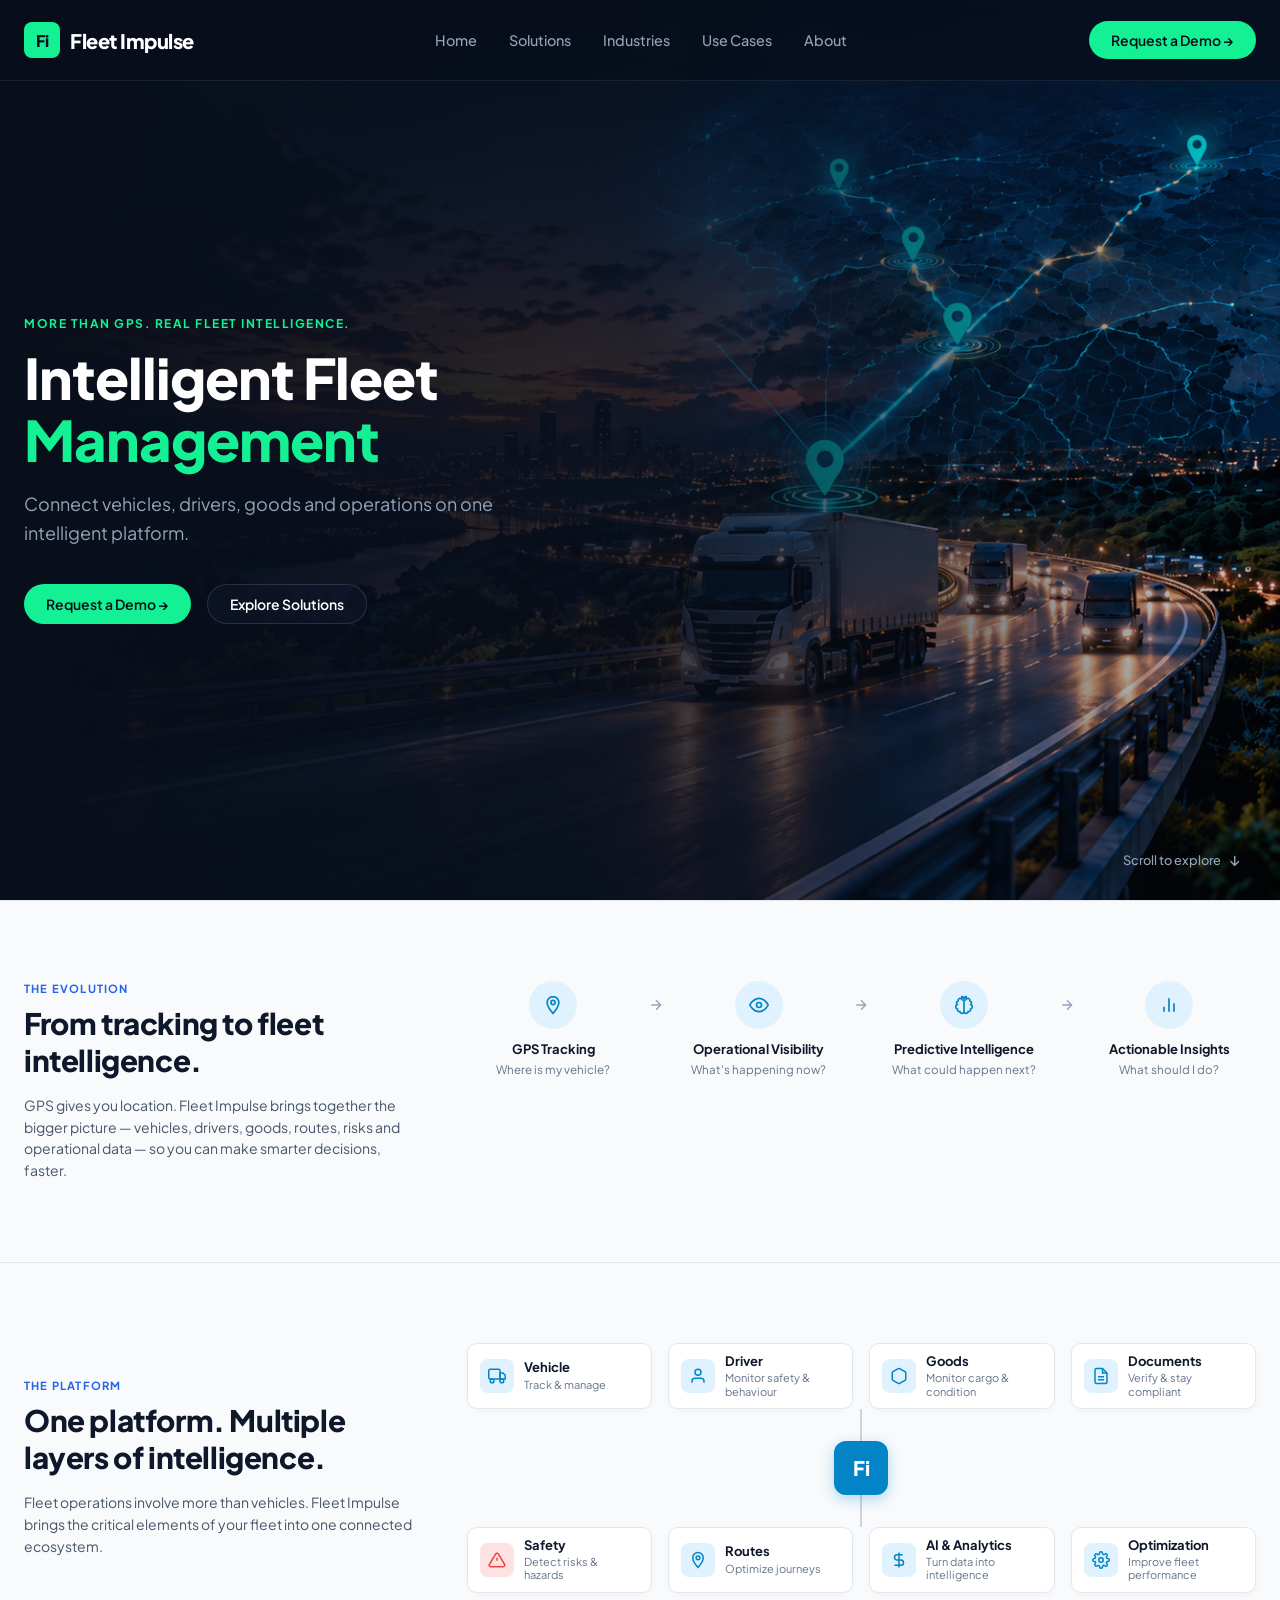
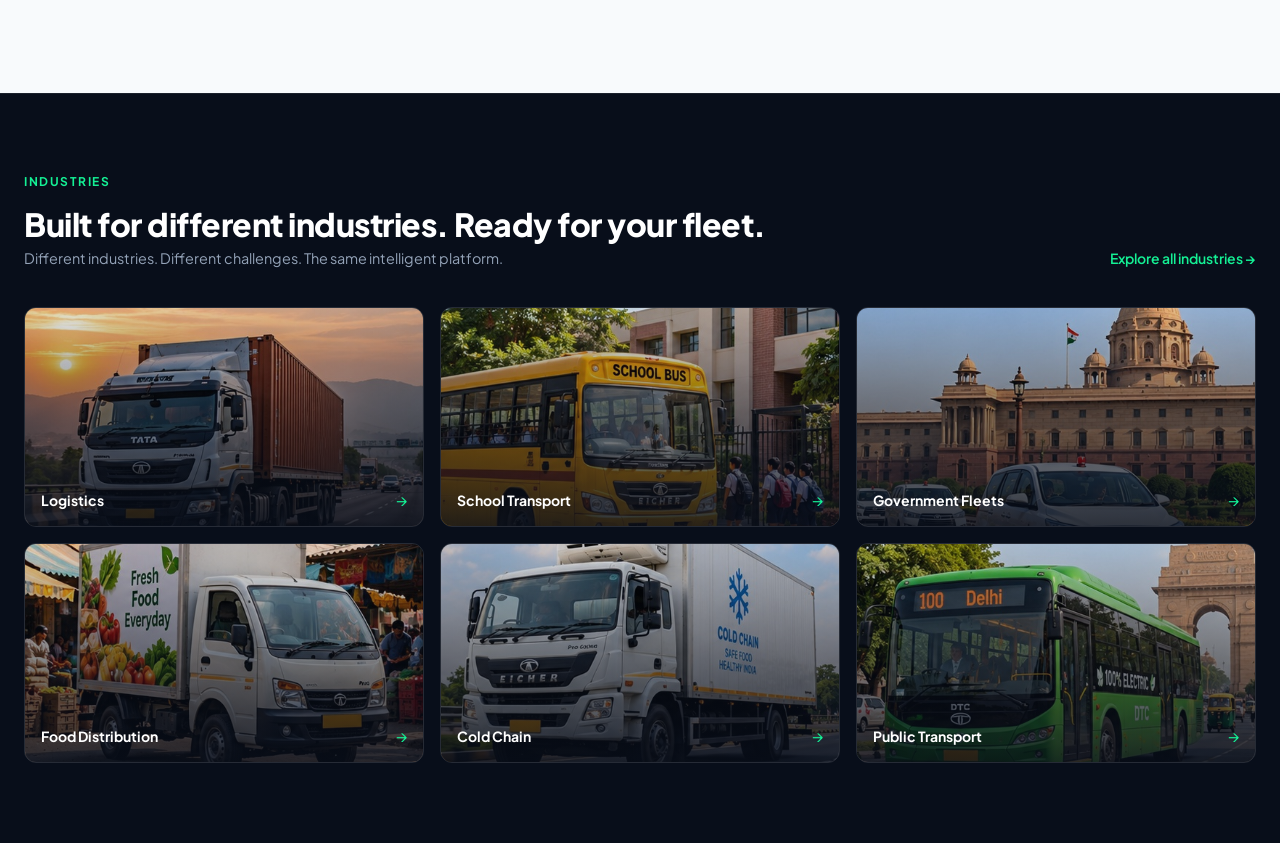
<file: index.html>
<!DOCTYPE html>
<html lang="en">
<head>
  <meta charset="utf-8">
<meta name="viewport" content="width=device-width, initial-scale=1.0">
<title>Fleet Impulse | Intelligent Fleet Management | Fleet Impulse</title>
<link rel="stylesheet" href="/assets/css/main.css">
</head>
<body>

  <header class="site-header">
  <div class="container header-inner">
    <a href="/" class="brand-logo">
      <div class="logo-badge">Fi</div>
      <span>Fleet Impulse</span>
    </a>

    <nav class="nav-links">
      <a href="#">Home</a>
      <a href="#solutions">Solutions</a>
      <a href="#industries">Industries</a>
      <a href="#use-cases">Use Cases</a>
      <a href="#about">About</a>
    </nav>

    <div class="header-actions">
      <a href="#" class="btn btn-primary">Request a Demo &rarr;</a>
    </div>
  </div>
</header>

<section class="hero-section">
  <!-- Background Image & Overlay -->
  <div class="hero-bg-wrapper">
    <img src="/assets/images/hero-bg.png" alt="Fleet Impulse Connected Highway" class="hero-bg-img">
    <div class="hero-bg-overlay"></div>
  </div>

  <div class="container hero-content-container">
    <div class="hero-grid">
      <!-- Left Column Content -->
      <div class="hero-text-col">
        <span class="eyebrow">MORE THAN GPS. REAL FLEET INTELLIGENCE.</span>
        <h1 class="hero-title">
          Intelligent Fleet <br>
          <span class="highlight">Management</span>
        </h1>
        <p class="hero-subtitle">
          Connect vehicles, drivers, goods and operations on one intelligent platform.
        </p>
        
        <div class="hero-buttons">
          <a href="#" class="btn btn-primary">Request a Demo &rarr;</a>
          <a href="#solutions" class="btn btn-outline">Explore Solutions</a>
        </div>
      </div>
    </div>
  </div>

  <!-- Scroll Cue (Anchored to Bottom Right) -->
  <a href="#solutions" class="scroll-cue">
    <span>Scroll to explore</span>
    <span class="arrow-down">&darr;</span>
  </a>
</section>
<section id="evolution" class="evolution-section">
  <div class="container">
    <div class="evolution-grid">
      
      <!-- Left Column: Copy -->
      <div class="evolution-text-col">
        <span class="section-eyebrow">THE EVOLUTION</span>
        <h2 class="section-title">From tracking to fleet intelligence.</h2>
        <p class="section-description">
          GPS gives you location. Fleet Impulse brings together the bigger picture — vehicles, drivers, goods, routes, risks and operational data — so you can make smarter decisions, faster.
        </p>
      </div>

      <!-- Right Column: 4-Step Pipeline -->
      <div class="evolution-steps-col">
        <div class="evolution-pipeline">
          
          <!-- Step 1 -->
          <div class="step-card">
            <div class="step-icon-wrapper">
              <svg class="step-icon" viewBox="0 0 24 24" fill="none" stroke="currentColor" stroke-width="2">
                <path d="M12 2C8.13 2 5 5.13 5 9c0 5.25 7 13 7 13s7-7.75 7-13c0-3.87-3.13-7-7-7z"/>
                <circle cx="12" cy="9" r="2.5"/>
              </svg>
            </div>
            <h3 class="step-title">GPS Tracking</h3>
            <p class="step-subtitle">Where is my vehicle?</p>
          </div>

          <div class="step-arrow">
            <svg viewBox="0 0 24 24" fill="none" stroke="currentColor" stroke-width="2">
              <path d="M5 12h14M12 5l7 7-7 7"/>
            </svg>
          </div>

          <!-- Step 2 -->
          <div class="step-card">
            <div class="step-icon-wrapper">
              <svg class="step-icon" viewBox="0 0 24 24" fill="none" stroke="currentColor" stroke-width="2">
                <path d="M1 12s4-8 11-8 11 8 11 8-4 8-11 8-11-8-11-8z"/>
                <circle cx="12" cy="12" r="3"/>
              </svg>
            </div>
            <h3 class="step-title">Operational Visibility</h3>
            <p class="step-subtitle">What's happening now?</p>
          </div>

          <div class="step-arrow">
            <svg viewBox="0 0 24 24" fill="none" stroke="currentColor" stroke-width="2">
              <path d="M5 12h14M12 5l7 7-7 7"/>
            </svg>
          </div>

          <!-- Step 3: Predictive Intelligence (Brain / AI Icon) -->
          <div class="step-card">
            <div class="step-icon-wrapper">
              <svg class="step-icon" viewBox="0 0 24 24" fill="none" stroke="currentColor" stroke-width="2">
                <path d="M9.5 2A2.5 2.5 0 0 1 12 4.5v15a2.5 2.5 0 0 1-4.96.44 2.5 2.5 0 0 1-2.96-3.08 3 3 0 0 1-.34-5.58 2.5 2.5 0 0 1 1.32-4.24 2.5 2.5 0 0 1 4.44-2.04zM14.5 2A2.5 2.5 0 0 0 12 4.5v15a2.5 2.5 0 0 0 4.96.44 2.5 2.5 0 0 0 2.96-3.08 3 3 0 0 0 .34-5.58 2.5 2.5 0 0 0-1.32-4.24 2.5 2.5 0 0 0-4.44-2.04z"/>
              </svg>
            </div>
            <h3 class="step-title">Predictive Intelligence</h3>
            <p class="step-subtitle">What could happen next?</p>
          </div>

          <div class="step-arrow">
            <svg viewBox="0 0 24 24" fill="none" stroke="currentColor" stroke-width="2">
              <path d="M5 12h14M12 5l7 7-7 7"/>
            </svg>
          </div>

          <!-- Step 4 -->
          <div class="step-card">
            <div class="step-icon-wrapper">
              <svg class="step-icon" viewBox="0 0 24 24" fill="none" stroke="currentColor" stroke-width="2">
                <path d="M18 20V10M12 20V4M6 20v-6"/>
              </svg>
            </div>
            <h3 class="step-title">Actionable Insights</h3>
            <p class="step-subtitle">What should I do?</p>
          </div>

        </div>
      </div>

    </div>
  </div>
</section>
<section id="platform" class="platform-section">
  <div class="container">
    <div class="platform-grid">
      
      <!-- Left Column: Copy -->
      <div class="platform-text-col">
        <span class="section-eyebrow">THE PLATFORM</span>
        <h2 class="section-title">One platform. Multiple layers of intelligence.</h2>
        <p class="section-description">
          Fleet operations involve more than vehicles. Fleet Impulse brings the critical elements of your fleet into one connected ecosystem.
        </p>
      </div>

      <!-- Right Column: Interactive Diagram Ecosystem -->
      <div class="platform-visual-col">
        <div class="ecosystem-container">
          
          <!-- Top Row Nodes -->
          <div class="nodes-row top-row">
            <div class="platform-node">
              <div class="node-icon-box">
                <svg viewBox="0 0 24 24" fill="none" stroke="currentColor" stroke-width="2">
                  <rect x="1" y="3" width="15" height="13" rx="2"/>
                  <polygon points="16 8 20 8 23 11 23 16 16 16 16 8"/>
                  <circle cx="5.5" cy="18.5" r="2.5"/>
                  <circle cx="18.5" cy="18.5" r="2.5"/>
                </svg>
              </div>
              <div class="node-text">
                <span class="node-title">Vehicle</span>
                <span class="node-desc">Track & manage</span>
              </div>
            </div>

            <div class="platform-node">
              <div class="node-icon-box">
                <svg viewBox="0 0 24 24" fill="none" stroke="currentColor" stroke-width="2">
                  <path d="M20 21v-2a4 4 0 0 0-4-4H8a4 4 0 0 0-4 4v2"/>
                  <circle cx="12" cy="7" r="4"/>
                </svg>
              </div>
              <div class="node-text">
                <span class="node-title">Driver</span>
                <span class="node-desc">Monitor safety & behaviour</span>
              </div>
            </div>

            <div class="platform-node">
              <div class="node-icon-box">
                <svg viewBox="0 0 24 24" fill="none" stroke="currentColor" stroke-width="2">
                  <path d="M21 16V8a2 2 0 0 0-1-1.73l-7-4a2 2 0 0 0-2 0l-7 4A2 2 0 0 0 3 8v8a2 2 0 0 0 1 1.73l7 4a2 2 0 0 0 2 0l7-4A2 2 0 0 0 21 16z"/>
                </svg>
              </div>
              <div class="node-text">
                <span class="node-title">Goods</span>
                <span class="node-desc">Monitor cargo & condition</span>
              </div>
            </div>

            <div class="platform-node">
              <div class="node-icon-box">
                <svg viewBox="0 0 24 24" fill="none" stroke="currentColor" stroke-width="2">
                  <path d="M14 2H6a2 2 0 0 0-2 2v16a2 2 0 0 0 2 2h12a2 2 0 0 0 2-2V8z"/>
                  <polyline points="14 2 14 8 20 8"/>
                  <line x1="16" y1="13" x2="8" y2="13"/>
                  <line x1="16" y1="17" x2="8" y2="17"/>
                </svg>
              </div>
              <div class="node-text">
                <span class="node-title">Documents</span>
                <span class="node-desc">Verify & stay compliant</span>
              </div>
            </div>
          </div>

          <!-- Central Core Node -->
          <div class="center-hub-wrapper">
            <div class="connecting-line line-v"></div>
            <div class="center-hub">
              <span class="hub-logo">Fi</span>
            </div>
          </div>

          <!-- Bottom Row Nodes -->
          <div class="nodes-row bottom-row">
            <div class="platform-node">
              <div class="node-icon-box accent-red">
                <svg viewBox="0 0 24 24" fill="none" stroke="currentColor" stroke-width="2">
                  <path d="M10.29 3.86L1.82 18a2 2 0 0 0 1.71 3h16.94a2 2 0 0 0 1.71-3L13.71 3.86a2 2 0 0 0-3.42 0z"/>
                  <line x1="12" y1="9" x2="12" y2="13"/>
                  <line x1="12" y1="17" x2="12.01" y2="17"/>
                </svg>
              </div>
              <div class="node-text">
                <span class="node-title">Safety</span>
                <span class="node-desc">Detect risks & hazards</span>
              </div>
            </div>

            <div class="platform-node">
              <div class="node-icon-box accent-blue">
                <svg viewBox="0 0 24 24" fill="none" stroke="currentColor" stroke-width="2">
                  <path d="M12 2C8.13 2 5 5.13 5 9c0 5.25 7 13 7 13s7-7.75 7-13c0-3.87-3.13-7-7-7z"/>
                  <circle cx="12" cy="9" r="2.5"/>
                </svg>
              </div>
              <div class="node-text">
                <span class="node-title">Routes</span>
                <span class="node-desc">Optimize journeys</span>
              </div>
            </div>

            <div class="platform-node">
              <div class="node-icon-box accent-blue">
                <svg viewBox="0 0 24 24" fill="none" stroke="currentColor" stroke-width="2">
                  <path d="M12 2v20M17 5H9.5a3.5 3.5 0 0 0 0 7h5a3.5 3.5 0 0 1 0 7H6"/>
                </svg>
              </div>
              <div class="node-text">
                <span class="node-title">AI & Analytics</span>
                <span class="node-desc">Turn data into intelligence</span>
              </div>
            </div>

            <div class="platform-node">
              <div class="node-icon-box accent-blue">
                <svg viewBox="0 0 24 24" fill="none" stroke="currentColor" stroke-width="2">
                  <circle cx="12" cy="12" r="3"/>
                  <path d="M19.4 15a1.65 1.65 0 0 0 .33 1.82l.06.06a2 2 0 0 1 0 2.83 2 2 0 0 1-2.83 0l-.06-.06a1.65 1.65 0 0 0-1.82-.33 1.65 1.65 0 0 0-1 1.51V21a2 2 0 0 1-2 2 2 2 0 0 1-2-2v-.09A1.65 1.65 0 0 0 9 19.4a1.65 1.65 0 0 0-1.82.33l-.06.06a2 2 0 0 1-2.83 0 2 2 0 0 1 0-2.83l.06-.06a1.65 1.65 0 0 0 .33-1.82 1.65 1.65 0 0 0-1.51-1H3a2 2 0 0 1-2-2 2 2 0 0 1 2-2h.09A1.65 1.65 0 0 0 4.6 9a1.65 1.65 0 0 0-.33-1.82l-.06-.06a2 2 0 0 1 0-2.83 2 2 0 0 1 2.83 0l.06.06a1.65 1.65 0 0 0 1.82.33H9a1.65 1.65 0 0 0 1-1.51V3a2 2 0 0 1 2-2 2 2 0 0 1 2 2v.09a1.65 1.65 0 0 0 1 1.51 1.65 1.65 0 0 0 1.82-.33l.06-.06a2 2 0 0 1 2.83 0 2 2 0 0 1 0 2.83l-.06.06a1.65 1.65 0 0 0-.33 1.82V9a1.65 1.65 0 0 0 1.51 1H21a2 2 0 0 1 2 2 2 2 0 0 1-2 2h-.09a1.65 1.65 0 0 0-1.51 1z"/>
                </svg>
              </div>
              <div class="node-text">
                <span class="node-title">Optimization</span>
                <span class="node-desc">Improve fleet performance</span>
              </div>
            </div>
          </div>

        </div>
      </div>

    </div>
  </div>
</section>
<section id="industries" class="industries-section">
  <div class="container">
    
    <!-- Section Header -->
    <div class="industries-header">
      <div class="header-left">
        <span class="eyebrow">INDUSTRIES</span>
        <h2 class="industries-title">Built for different industries. Ready for your fleet.</h2>
        <p class="industries-subtitle">Different industries. Different challenges. The same intelligent platform.</p>
      </div>
      <a href="/industries/" class="explore-link">Explore all industries &rarr;</a>
    </div>

    <!-- Dynamic Collection Cards Grid -->
    <div class="industry-cards-grid">
      
      
        <a href="/industries/logistics/" class="industry-card ">
          <div class="card-image-wrapper">
            <img src="/assets/images/industries/logistics.jpg" alt="Logistics" class="card-bg-img">
            <div class="card-overlay"></div>
          </div>
          <div class="card-content">
            <span class="card-title">Logistics</span>
            <span class="card-arrow">&rarr;</span>
          </div>
        </a>
      
        <a href="/industries/school-transport/" class="industry-card ">
          <div class="card-image-wrapper">
            <img src="/assets/images/industries/school-transport.jpg" alt="School Transport" class="card-bg-img">
            <div class="card-overlay"></div>
          </div>
          <div class="card-content">
            <span class="card-title">School Transport</span>
            <span class="card-arrow">&rarr;</span>
          </div>
        </a>
      
        <a href="/industries/government-fleets/" class="industry-card ">
          <div class="card-image-wrapper">
            <img src="/assets/images/industries/government-fleets.jpg" alt="Government Fleets" class="card-bg-img">
            <div class="card-overlay"></div>
          </div>
          <div class="card-content">
            <span class="card-title">Government Fleets</span>
            <span class="card-arrow">&rarr;</span>
          </div>
        </a>
      
        <a href="/industries/food-distribution/" class="industry-card desktop-only-card">
          <div class="card-image-wrapper">
            <img src="/assets/images/industries/food-distribution.jpg" alt="Food Distribution" class="card-bg-img">
            <div class="card-overlay"></div>
          </div>
          <div class="card-content">
            <span class="card-title">Food Distribution</span>
            <span class="card-arrow">&rarr;</span>
          </div>
        </a>
      
        <a href="/industries/cold-chain/" class="industry-card desktop-only-card">
          <div class="card-image-wrapper">
            <img src="/assets/images/industries/cold-chain.jpg" alt="Cold Chain" class="card-bg-img">
            <div class="card-overlay"></div>
          </div>
          <div class="card-content">
            <span class="card-title">Cold Chain</span>
            <span class="card-arrow">&rarr;</span>
          </div>
        </a>
      
        <a href="/industries/public-transport/" class="industry-card desktop-only-card">
          <div class="card-image-wrapper">
            <img src="/assets/images/industries/public-transport.jpg" alt="Public Transport" class="card-bg-img">
            <div class="card-overlay"></div>
          </div>
          <div class="card-content">
            <span class="card-title">Public Transport</span>
            <span class="card-arrow">&rarr;</span>
          </div>
        </a>
      
    </div>

  </div>
</section>

</body>
</html>
</file>
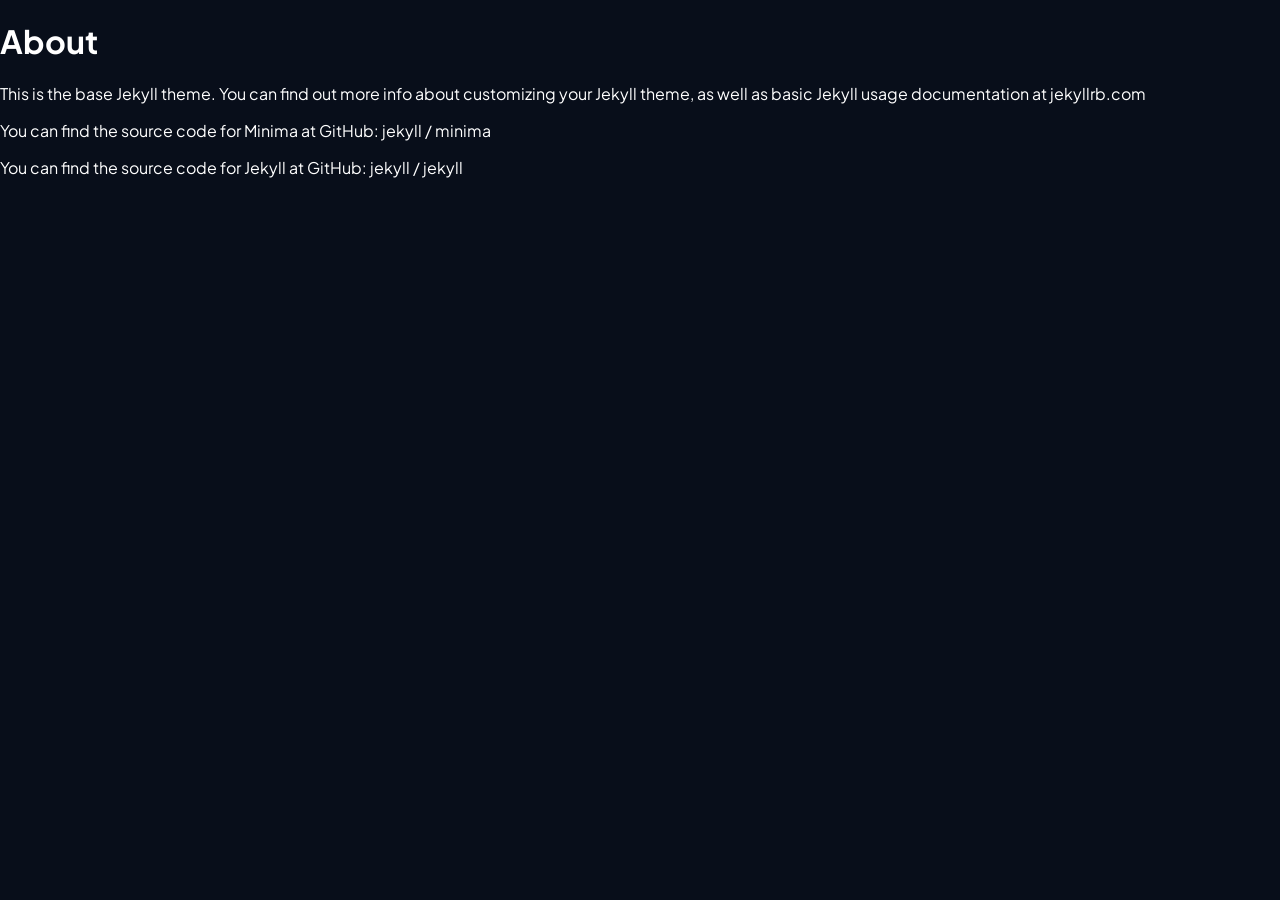
<file: about/index.html>
<!DOCTYPE html>
<html lang="en">
<head>
  <meta charset="utf-8">
<meta name="viewport" content="width=device-width, initial-scale=1.0">
<title>About | Fleet Impulse</title>
<link rel="stylesheet" href="/assets/css/main.css">
</head>
<body>

  <div class="py-16 md:py-24 bg-slate-900 text-white">
  <div class="max-w-5xl mx-auto px-4 sm:px-6 lg:px-8">
    <div class="mb-8 border-b border-slate-800 pb-8">
      <h1 class="text-3xl md:text-5xl font-bold tracking-tight mb-4">About</h1>
      
    </div>

    <div class="prose prose-invert prose-teal max-w-none">
      <p>This is the base Jekyll theme. You can find out more info about customizing your Jekyll theme, as well as basic Jekyll usage documentation at <a href="https://jekyllrb.com/">jekyllrb.com</a></p>

<p>You can find the source code for Minima at GitHub:
<a href="https://github.com/jekyll">jekyll</a> /
<a href="https://github.com/jekyll/minima">minima</a></p>

<p>You can find the source code for Jekyll at GitHub:
<a href="https://github.com/jekyll">jekyll</a> /
<a href="https://github.com/jekyll/jekyll">jekyll</a></p>


    </div>
  </div>
</div>

</body>
</html>
</file>
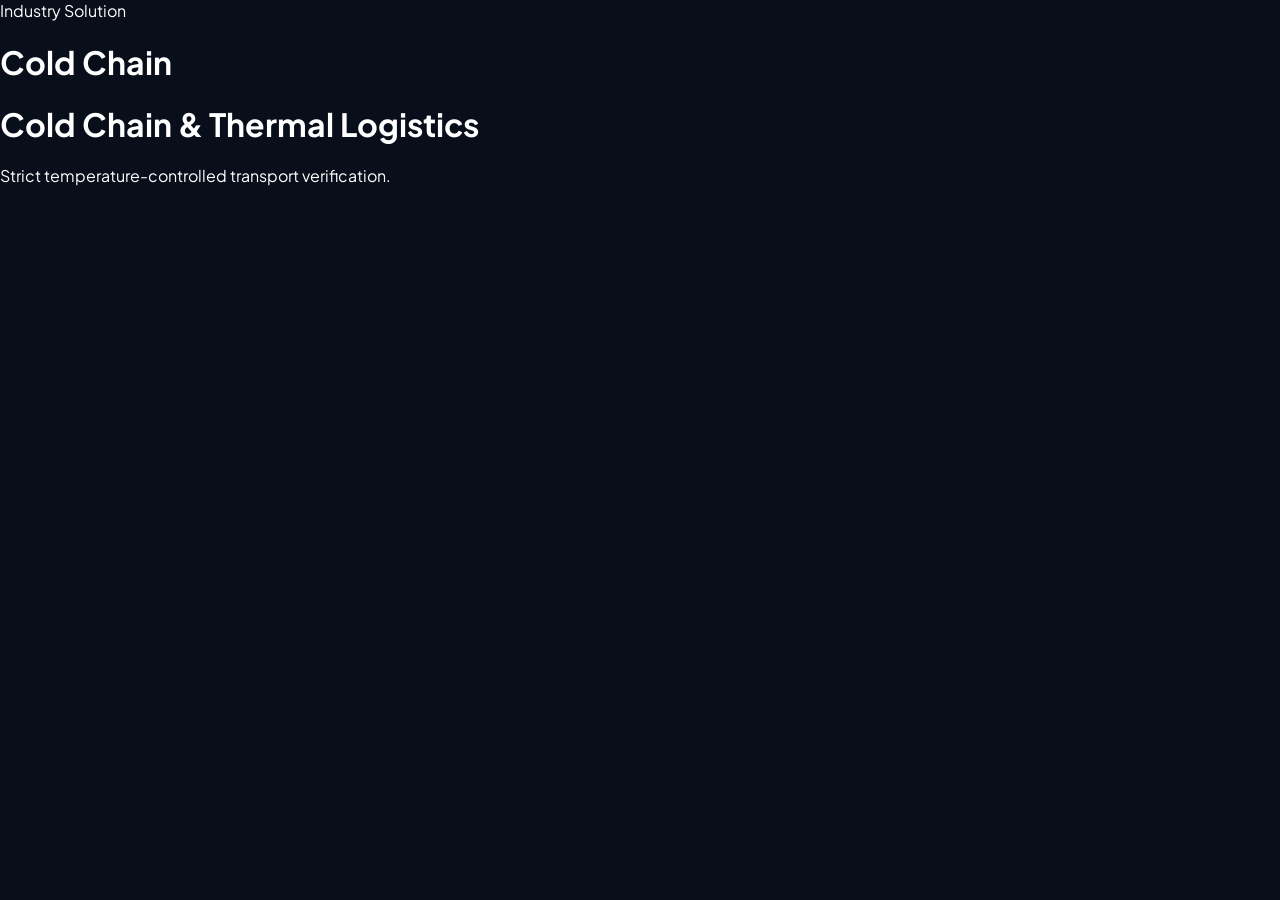
<file: industries/cold-chain/index.html>
<!DOCTYPE html>
<html lang="en">
<head>
  <meta charset="utf-8">
<meta name="viewport" content="width=device-width, initial-scale=1.0">
<title>Cold Chain | Fleet Impulse</title>
<link rel="stylesheet" href="/assets/css/main.css">
</head>
<body>

  <div class="py-16 md:py-24 bg-slate-900 text-white">
  <div class="max-w-5xl mx-auto px-4 sm:px-6 lg:px-8">
    <div class="mb-8 border-b border-slate-800 pb-8">
      <span class="text-xs font-semibold tracking-widest text-teal-400 uppercase">Industry Solution</span>
      <h1 class="text-3xl md:text-5xl font-bold tracking-tight mt-2 mb-4">Cold Chain</h1>
      
    </div>

    <div class="prose prose-invert max-w-none">
      <h1 id="cold-chain--thermal-logistics">Cold Chain &amp; Thermal Logistics</h1>
<p>Strict temperature-controlled transport verification.</p>

    </div>
  </div>
</div>

</body>
</html>
</file>
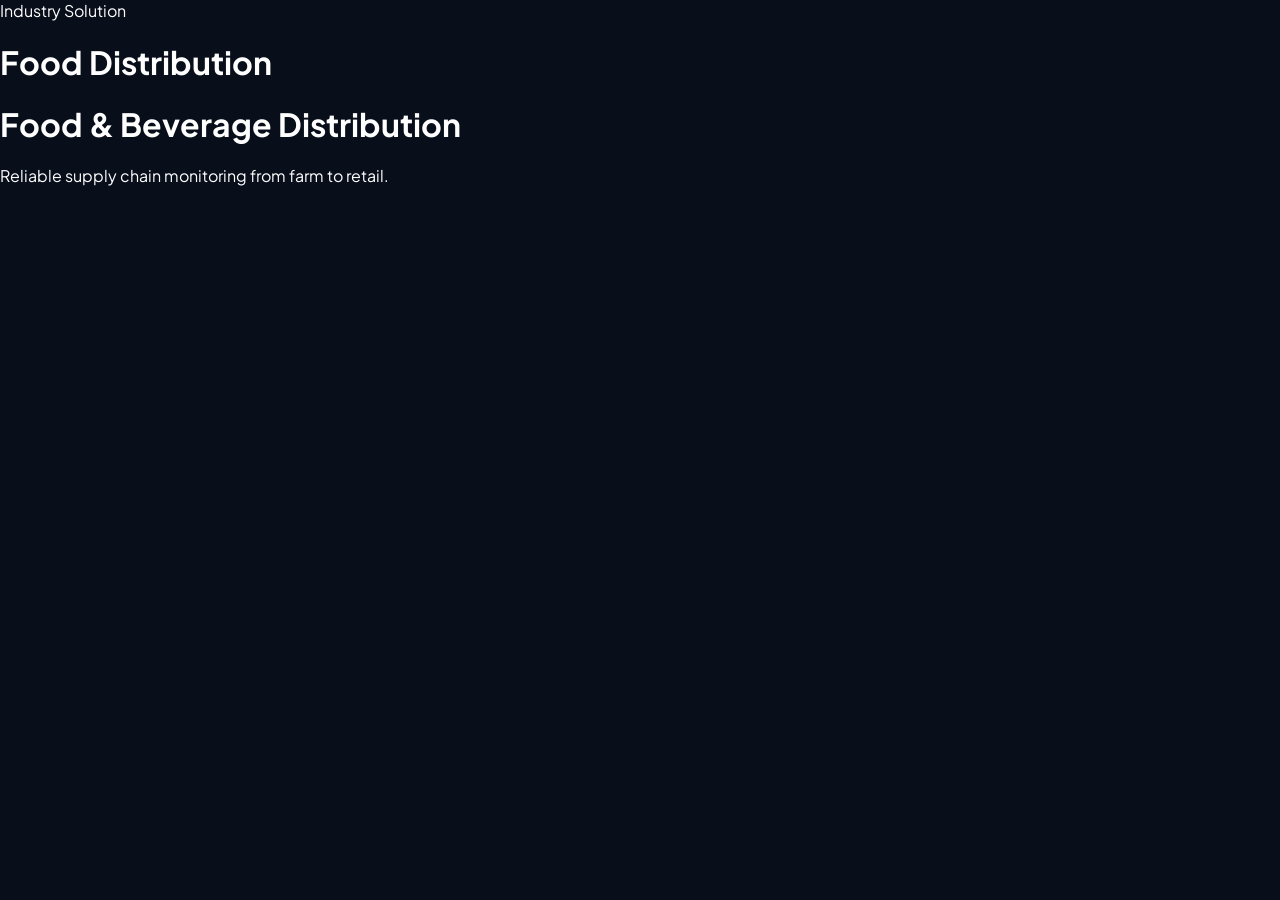
<file: industries/food-distribution/index.html>
<!DOCTYPE html>
<html lang="en">
<head>
  <meta charset="utf-8">
<meta name="viewport" content="width=device-width, initial-scale=1.0">
<title>Food Distribution | Fleet Impulse</title>
<link rel="stylesheet" href="/assets/css/main.css">
</head>
<body>

  <div class="py-16 md:py-24 bg-slate-900 text-white">
  <div class="max-w-5xl mx-auto px-4 sm:px-6 lg:px-8">
    <div class="mb-8 border-b border-slate-800 pb-8">
      <span class="text-xs font-semibold tracking-widest text-teal-400 uppercase">Industry Solution</span>
      <h1 class="text-3xl md:text-5xl font-bold tracking-tight mt-2 mb-4">Food Distribution</h1>
      
    </div>

    <div class="prose prose-invert max-w-none">
      <h1 id="food--beverage-distribution">Food &amp; Beverage Distribution</h1>
<p>Reliable supply chain monitoring from farm to retail.</p>

    </div>
  </div>
</div>

</body>
</html>
</file>
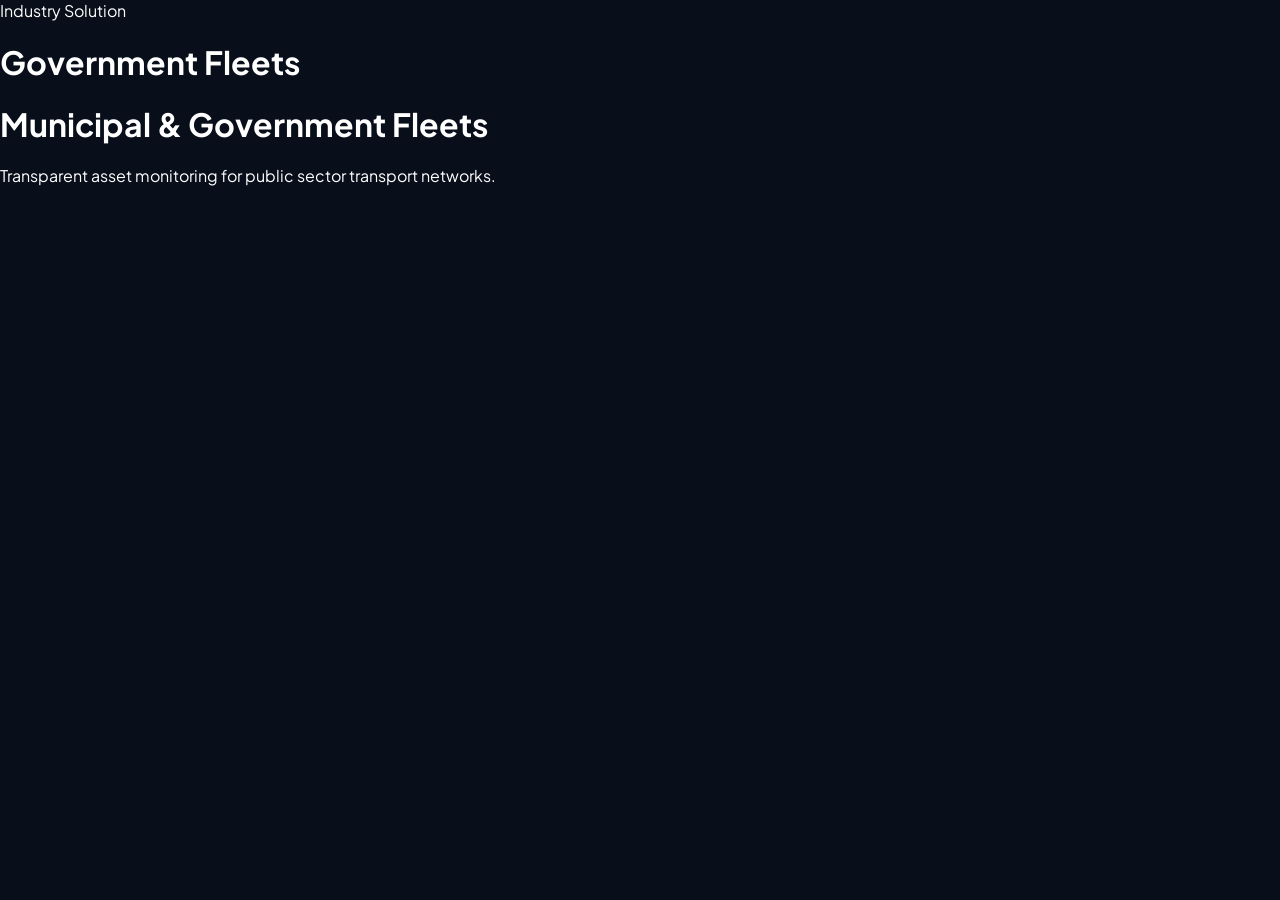
<file: industries/government-fleets/index.html>
<!DOCTYPE html>
<html lang="en">
<head>
  <meta charset="utf-8">
<meta name="viewport" content="width=device-width, initial-scale=1.0">
<title>Government Fleets | Fleet Impulse</title>
<link rel="stylesheet" href="/assets/css/main.css">
</head>
<body>

  <div class="py-16 md:py-24 bg-slate-900 text-white">
  <div class="max-w-5xl mx-auto px-4 sm:px-6 lg:px-8">
    <div class="mb-8 border-b border-slate-800 pb-8">
      <span class="text-xs font-semibold tracking-widest text-teal-400 uppercase">Industry Solution</span>
      <h1 class="text-3xl md:text-5xl font-bold tracking-tight mt-2 mb-4">Government Fleets</h1>
      
    </div>

    <div class="prose prose-invert max-w-none">
      <h1 id="municipal--government-fleets">Municipal &amp; Government Fleets</h1>
<p>Transparent asset monitoring for public sector transport networks.</p>

    </div>
  </div>
</div>

</body>
</html>
</file>
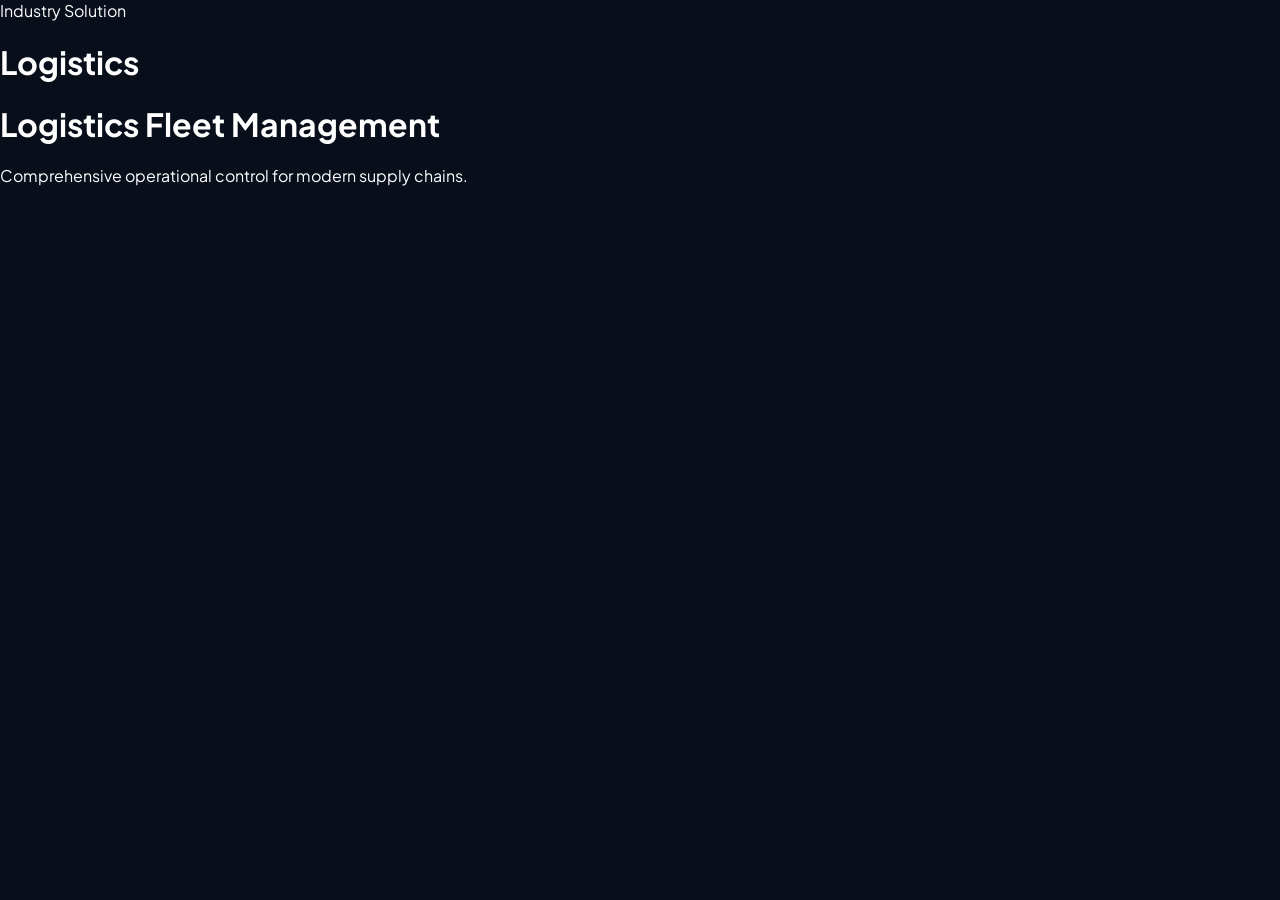
<file: industries/logistics/index.html>
<!DOCTYPE html>
<html lang="en">
<head>
  <meta charset="utf-8">
<meta name="viewport" content="width=device-width, initial-scale=1.0">
<title>Logistics | Fleet Impulse</title>
<link rel="stylesheet" href="/assets/css/main.css">
</head>
<body>

  <div class="py-16 md:py-24 bg-slate-900 text-white">
  <div class="max-w-5xl mx-auto px-4 sm:px-6 lg:px-8">
    <div class="mb-8 border-b border-slate-800 pb-8">
      <span class="text-xs font-semibold tracking-widest text-teal-400 uppercase">Industry Solution</span>
      <h1 class="text-3xl md:text-5xl font-bold tracking-tight mt-2 mb-4">Logistics</h1>
      
    </div>

    <div class="prose prose-invert max-w-none">
      <h1 id="logistics-fleet-management">Logistics Fleet Management</h1>
<p>Comprehensive operational control for modern supply chains.</p>

    </div>
  </div>
</div>

</body>
</html>
</file>
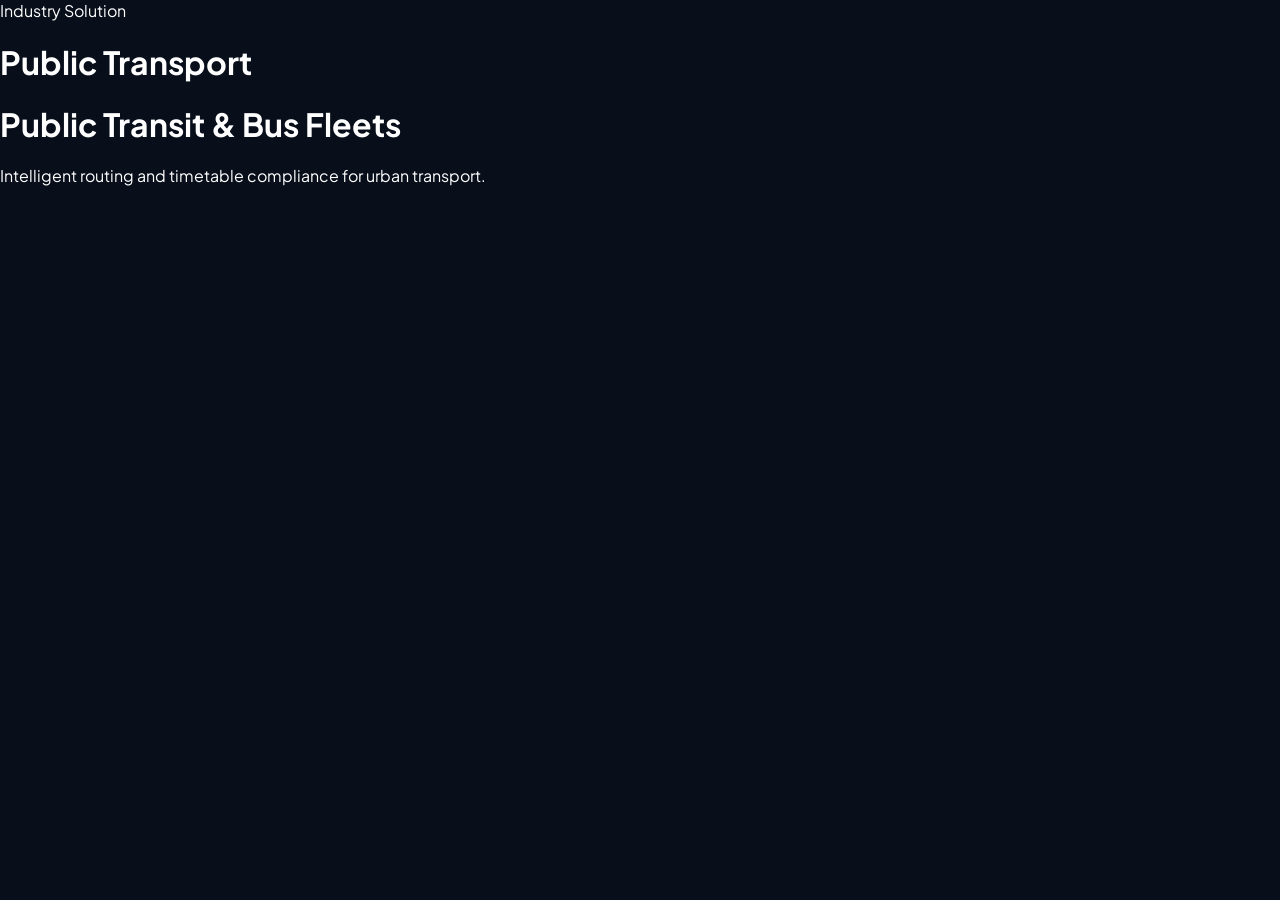
<file: industries/public-transport/index.html>
<!DOCTYPE html>
<html lang="en">
<head>
  <meta charset="utf-8">
<meta name="viewport" content="width=device-width, initial-scale=1.0">
<title>Public Transport | Fleet Impulse</title>
<link rel="stylesheet" href="/assets/css/main.css">
</head>
<body>

  <div class="py-16 md:py-24 bg-slate-900 text-white">
  <div class="max-w-5xl mx-auto px-4 sm:px-6 lg:px-8">
    <div class="mb-8 border-b border-slate-800 pb-8">
      <span class="text-xs font-semibold tracking-widest text-teal-400 uppercase">Industry Solution</span>
      <h1 class="text-3xl md:text-5xl font-bold tracking-tight mt-2 mb-4">Public Transport</h1>
      
    </div>

    <div class="prose prose-invert max-w-none">
      <h1 id="public-transit--bus-fleets">Public Transit &amp; Bus Fleets</h1>
<p>Intelligent routing and timetable compliance for urban transport.</p>

    </div>
  </div>
</div>

</body>
</html>
</file>
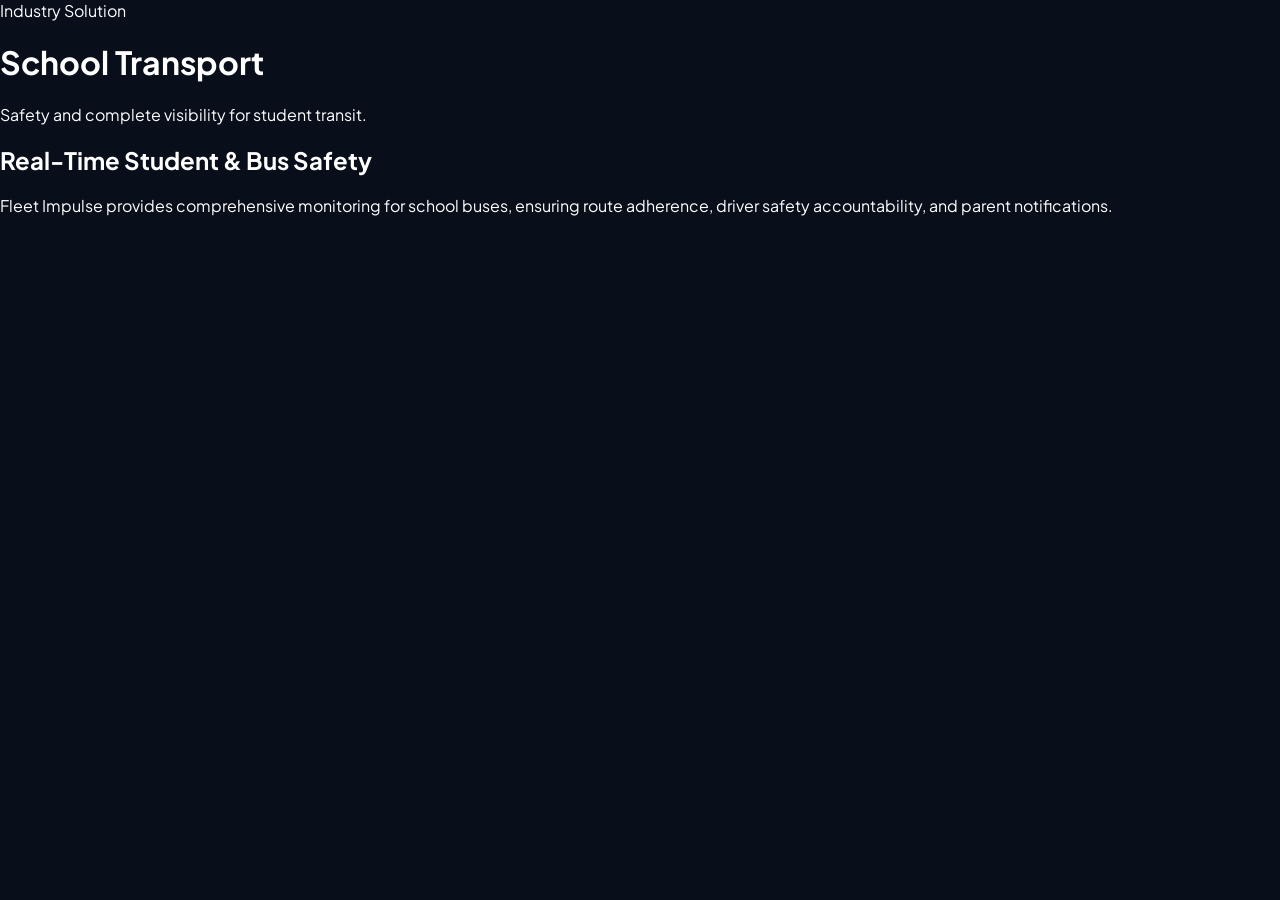
<file: industries/school-transport/index.html>
<!DOCTYPE html>
<html lang="en">
<head>
  <meta charset="utf-8">
<meta name="viewport" content="width=device-width, initial-scale=1.0">
<title>School Transport | Fleet Impulse</title>
<link rel="stylesheet" href="/assets/css/main.css">
</head>
<body>

  <div class="py-16 md:py-24 bg-slate-900 text-white">
  <div class="max-w-5xl mx-auto px-4 sm:px-6 lg:px-8">
    <div class="mb-8 border-b border-slate-800 pb-8">
      <span class="text-xs font-semibold tracking-widest text-teal-400 uppercase">Industry Solution</span>
      <h1 class="text-3xl md:text-5xl font-bold tracking-tight mt-2 mb-4">School Transport</h1>
      
        <p class="text-lg text-slate-400">Safety and complete visibility for student transit.</p>
      
    </div>

    <div class="prose prose-invert max-w-none">
      <h2 id="real-time-student--bus-safety">Real-Time Student &amp; Bus Safety</h2>
<p>Fleet Impulse provides comprehensive monitoring for school buses, ensuring route adherence, driver safety accountability, and parent notifications.</p>

    </div>
  </div>
</div>

</body>
</html>
</file>
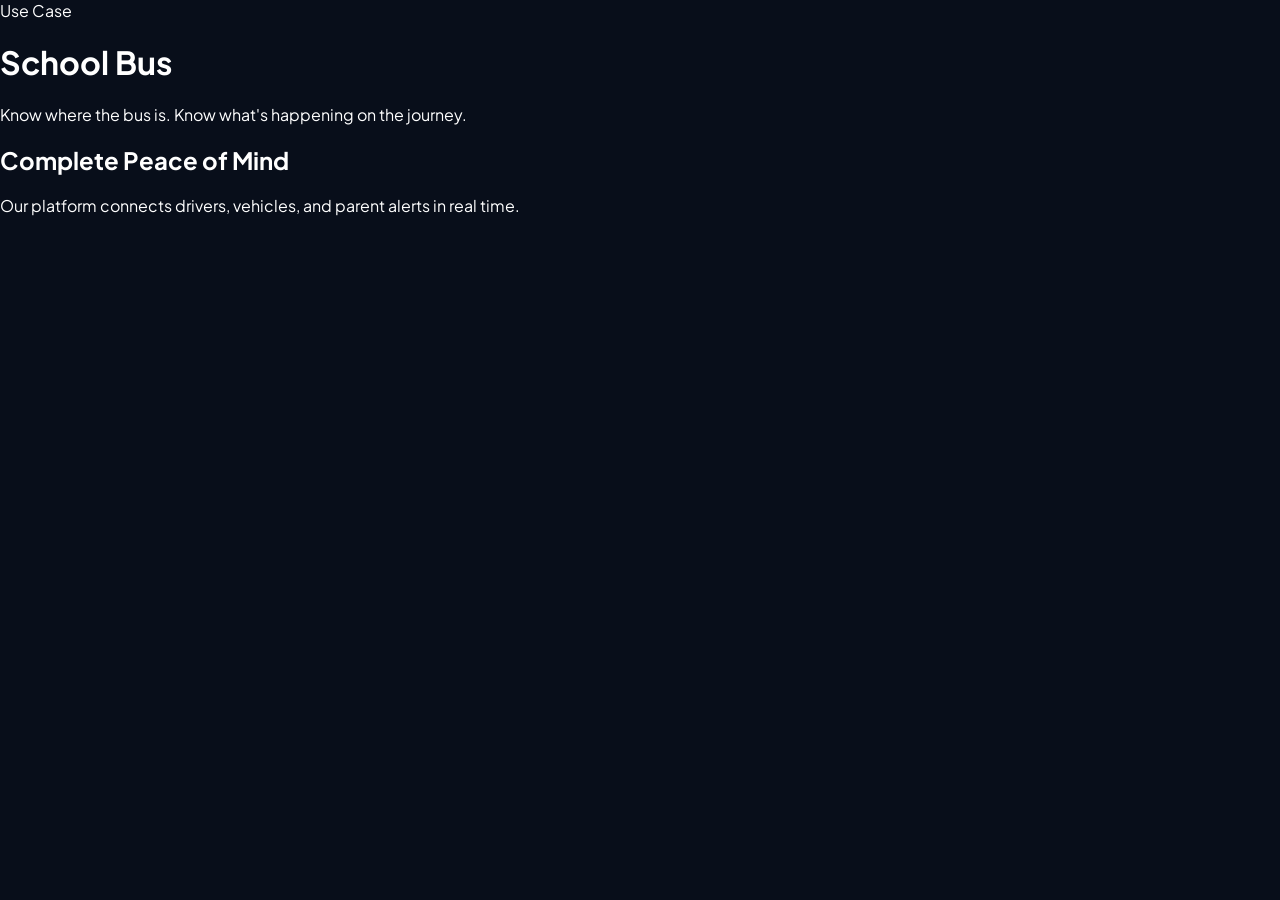
<file: use-cases/school-bus/index.html>
<!DOCTYPE html>
<html lang="en">
<head>
  <meta charset="utf-8">
<meta name="viewport" content="width=device-width, initial-scale=1.0">
<title>School Bus | Fleet Impulse</title>
<link rel="stylesheet" href="/assets/css/main.css">
</head>
<body>

  <div class="py-16 md:py-24 bg-slate-900 text-white">
  <div class="max-w-5xl mx-auto px-4 sm:px-6 lg:px-8">
    <div class="mb-8 border-b border-slate-800 pb-8">
      <span class="text-xs font-semibold tracking-widest text-teal-400 uppercase">Use Case</span>
      <h1 class="text-3xl md:text-5xl font-bold tracking-tight mt-2 mb-4">School Bus</h1>
      
        <p class="text-lg text-slate-400">Know where the bus is. Know what's happening on the journey.</p>
      
    </div>

    <div class="prose prose-invert max-w-none">
      <h2 id="complete-peace-of-mind">Complete Peace of Mind</h2>
<p>Our platform connects drivers, vehicles, and parent alerts in real time.</p>

    </div>
  </div>
</div>

</body>
</html>
</file>
<file: assets/css/main.css>
@import"https://fonts.googleapis.com/css2?family=Plus+Jakarta+Sans:wght@300;400;500;600;700;800&display=swap";:root{--bg-dark: #080E1A;--bg-card: rgba(15, 23, 42, 0.85);--border-color: rgba(255, 255, 255, 0.12);--accent-cyan: #14F195;--accent-cyan-hover: #00D685;--text-white: #FFFFFF;--text-muted: #94A3B8;--font-primary: 'Plus Jakarta Sans', -apple-system, BlinkMacSystemFont, sans-serif}*,*::before,*::after{box-sizing:border-box}html,body{margin:0;padding:0;width:100%;max-width:100%;overflow-x:hidden;background-color:var(--bg-dark);color:var(--text-white);font-family:var(--font-primary);-webkit-font-smoothing:antialiased}a{text-decoration:none;color:inherit}.container{width:100%;max-width:1280px;margin:0 auto;padding:0 24px}.site-header{position:absolute;top:0;left:0;width:100%;z-index:50;border-bottom:1px solid rgba(255,255,255,.08);background:rgba(8,14,26,.7);backdrop-filter:blur(12px)}.header-inner{height:80px;display:flex;align-items:center;justify-content:space-between}.brand-logo{display:flex;align-items:center;gap:10px;font-weight:800;font-size:1.25rem;letter-spacing:-0.5px}.logo-badge{width:36px;height:36px;background-color:var(--accent-cyan);color:#080e1a;border-radius:8px;display:flex;align-items:center;justify-content:center;font-weight:800;font-size:1rem}.nav-links{display:flex;gap:32px;align-items:center}.nav-links a{color:var(--text-muted);font-size:.9rem;font-weight:500;transition:color .2s ease}.nav-links a:hover{color:var(--text-white)}.header-actions{display:flex;align-items:center;gap:12px}.btn{padding:10px 22px;border-radius:30px;font-size:.875rem;font-weight:600;cursor:pointer;display:inline-flex;align-items:center;gap:6px;transition:all .2s ease}.btn-primary{background-color:var(--accent-cyan);color:#080e1a;border:none}.btn-primary:hover{background-color:var(--accent-cyan-hover);transform:translateY(-1px)}.btn-outline{background:rgba(15,23,42,.6);color:var(--text-white);border:1px solid var(--border-color)}.btn-outline:hover{background-color:rgba(255,255,255,.1)}.hero-section{position:relative;min-height:100vh;width:100%;display:flex;align-items:center;padding-top:100px;padding-bottom:60px}.hero-bg-wrapper{position:absolute;top:0;left:0;width:100%;height:100%;z-index:1;overflow:hidden}.hero-bg-img{width:100%;height:100%;object-fit:cover;object-position:center right;display:block}.hero-bg-overlay{position:absolute;inset:0;background:linear-gradient(90deg, #080E1A 0%, rgba(8, 14, 26, 0.85) 50%, rgba(8, 14, 26, 0.2) 100%)}.hero-content-container{position:relative;z-index:10}.hero-grid{display:grid;grid-template-columns:1fr 1fr;gap:40px;align-items:center}.hero-text-col{max-width:580px}.eyebrow{color:var(--accent-cyan);font-size:.75rem;font-weight:700;letter-spacing:1.5px;margin-bottom:16px;display:block}.hero-title{font-size:3.5rem;font-weight:800;line-height:1.1;margin:0 0 20px 0;letter-spacing:-1px}.hero-title .highlight{color:var(--accent-cyan)}.hero-subtitle{color:var(--text-muted);font-size:1.125rem;line-height:1.6;margin-bottom:36px;max-width:480px}.hero-buttons{display:flex;gap:16px}.scroll-cue{position:absolute;bottom:30px;right:40px;z-index:20;display:flex;align-items:center;gap:8px;font-size:.8rem;font-weight:500;color:var(--text-muted);transition:color .2s ease}.scroll-cue:hover{color:var(--accent-cyan)}.scroll-cue .arrow-down{font-size:1rem}.evolution-section{background-color:#f8fafc;color:#0f172a;padding:80px 0;border-top:1px solid #e2e8f0}.evolution-grid{display:grid;grid-template-columns:4fr 8fr;gap:48px;align-items:flex-start}.section-eyebrow{color:#2563eb;font-size:.7rem;font-weight:700;letter-spacing:1.2px;text-transform:uppercase;margin-bottom:10px;display:block}.section-title{font-size:1.85rem;font-weight:800;line-height:1.25;color:#0f172a;margin:0 0 16px 0;letter-spacing:-0.4px}.section-description{color:#475569;font-size:.875rem;line-height:1.55;margin:0}.evolution-pipeline{display:flex;align-items:flex-start;justify-content:space-between;gap:8px}.step-card{display:flex;flex-direction:column;align-items:center;text-align:center;flex:1}.step-icon-wrapper{width:48px;height:48px;border-radius:50%;background-color:#e0f2fe;color:#0284c7;display:flex;align-items:center;justify-content:center;margin-bottom:12px;transition:transform .2s ease,background-color .2s ease}.step-card:hover .step-icon-wrapper{transform:translateY(-2px);background-color:#bae6fd}.step-icon{width:20px;height:20px}.step-title{font-size:.8125rem;font-weight:700;color:#0f172a;margin:0 0 4px 0;line-height:1.3}.step-subtitle{font-size:.725rem;color:#64748b;margin:0;line-height:1.35}.step-arrow{width:16px;height:16px;color:#94a3b8;margin-top:16px;display:flex;align-items:center;justify-content:center;flex-shrink:0}.step-arrow svg{width:100%;height:100%}@media(max-width: 1024px){.evolution-grid{grid-template-columns:1fr;gap:40px}.evolution-pipeline{display:grid;grid-template-columns:repeat(2, 1fr);gap:24px}.step-arrow{display:none}}@media(max-width: 992px){.hero-grid{grid-template-columns:1fr}.nav-links{display:none}.hero-title{font-size:2.75rem}.hero-bg-overlay{background:linear-gradient(180deg, #080E1A 0%, rgba(8, 14, 26, 0.85) 60%, #080E1A 100%)}.scroll-cue{bottom:20px;right:20px}}@media(max-width: 640px){.hero-title{font-size:2.25rem}.hero-buttons{flex-direction:column;align-items:stretch}.evolution-pipeline{grid-template-columns:1fr}.evolution-section{padding:60px 0}}.platform-section{background-color:#f8fafc;color:#0f172a;padding:80px 0 100px 0;border-top:1px solid #e2e8f0}.platform-grid{display:grid;grid-template-columns:4fr 8fr;gap:48px;align-items:center}.platform-text-col{max-width:420px}.ecosystem-container{display:flex;flex-direction:column;align-items:center;position:relative;width:100%}.nodes-row{display:grid;grid-template-columns:repeat(4, 1fr);gap:16px;width:100%}.platform-node{display:flex;align-items:center;gap:10px;background:#fff;border:1px solid #e2e8f0;border-radius:10px;padding:10px 12px;box-shadow:0 2px 6px rgba(15,23,42,.03);transition:transform .2s ease,border-color .2s ease}.platform-node:hover{transform:translateY(-2px);border-color:#93c5fd}.node-icon-box{width:34px;height:34px;border-radius:8px;background-color:#e0f2fe;color:#0284c7;display:flex;align-items:center;justify-content:center;flex-shrink:0}.node-icon-box svg{width:18px;height:18px}.node-icon-box.accent-red{background-color:#fee2e2;color:#ef4444}.node-icon-box.accent-blue{background-color:#e0f2fe;color:#0284c7}.node-text{display:flex;flex-direction:column}.node-title{font-size:.8125rem;font-weight:700;color:#0f172a;line-height:1.2}.node-desc{font-size:.6875rem;color:#64748b;line-height:1.2;margin-top:2px}.center-hub-wrapper{position:relative;display:flex;justify-content:center;align-items:center;margin:32px 0;width:100%}.connecting-line.line-v{position:absolute;top:-32px;bottom:-32px;width:2px;background-color:#cbd5e1;z-index:1}.center-hub{position:relative;z-index:2;width:54px;height:54px;border-radius:12px;background-color:#0284c7;color:#fff;display:flex;align-items:center;justify-content:center;box-shadow:0 4px 14px rgba(2,132,199,.3)}.hub-logo{font-size:1.25rem;font-weight:800;letter-spacing:-0.5px}@media(max-width: 1024px){.platform-grid{grid-template-columns:1fr;gap:40px}.nodes-row{grid-template-columns:repeat(2, 1fr);gap:12px}}@media(max-width: 576px){.nodes-row{grid-template-columns:1fr}}.industries-section{background-color:#080e1a;color:#fff;padding:80px 0;border-top:1px solid rgba(255,255,255,.08)}.industries-header{display:flex;justify-content:space-between;align-items:flex-end;margin-bottom:40px}.industries-title{font-size:2rem;font-weight:800;line-height:1.2;margin:8px 0 6px 0;letter-spacing:-0.5px}.industries-subtitle{color:#94a3b8;font-size:.9rem;margin:0}.explore-link{color:#14f195;font-size:.875rem;font-weight:600;transition:opacity .2s ease;white-space:nowrap}.explore-link:hover{opacity:.8}.industry-cards-grid{display:grid;grid-template-columns:repeat(6, 1fr);gap:16px}.industry-card{position:relative;height:220px;border-radius:12px;overflow:hidden;border:1px solid rgba(255,255,255,.12);display:flex;flex-direction:column;justify-content:flex-end;padding:16px;text-decoration:none;transition:transform .3s ease,border-color .3s ease,box-shadow .3s ease}.industry-card:hover{transform:translateY(-4px);border-color:#14f195;box-shadow:0 10px 25px -5px rgba(20,241,149,.15)}.card-image-wrapper{position:absolute;inset:0;z-index:1}.card-bg-img{width:100%;height:100%;object-fit:cover;transition:transform .5s ease}.industry-card:hover .card-bg-img{transform:scale(1.08)}.card-overlay{position:absolute;inset:0;background:linear-gradient(180deg, rgba(8, 14, 26, 0.1) 0%, rgba(8, 14, 26, 0.85) 100%)}.card-content{position:relative;z-index:2;display:flex;justify-content:space-between;align-items:center}.card-title{color:#fff;font-size:.875rem;font-weight:700}.card-arrow{color:#14f195;font-size:1rem;transition:transform .2s ease}.industry-card:hover .card-arrow{transform:translateX(3px)}@media(max-width: 1280px){.industry-cards-grid{grid-template-columns:repeat(3, 1fr);gap:16px}}@media(max-width: 1024px){.industries-title{font-size:1.75rem}}@media(max-width: 768px){.industries-header{flex-direction:column;align-items:flex-start;gap:12px}.industry-cards-grid{grid-template-columns:1fr;gap:14px}.industry-card{height:180px}.desktop-only-card{display:none !important}}/*# sourceMappingURL=main.css.map */
</file>
